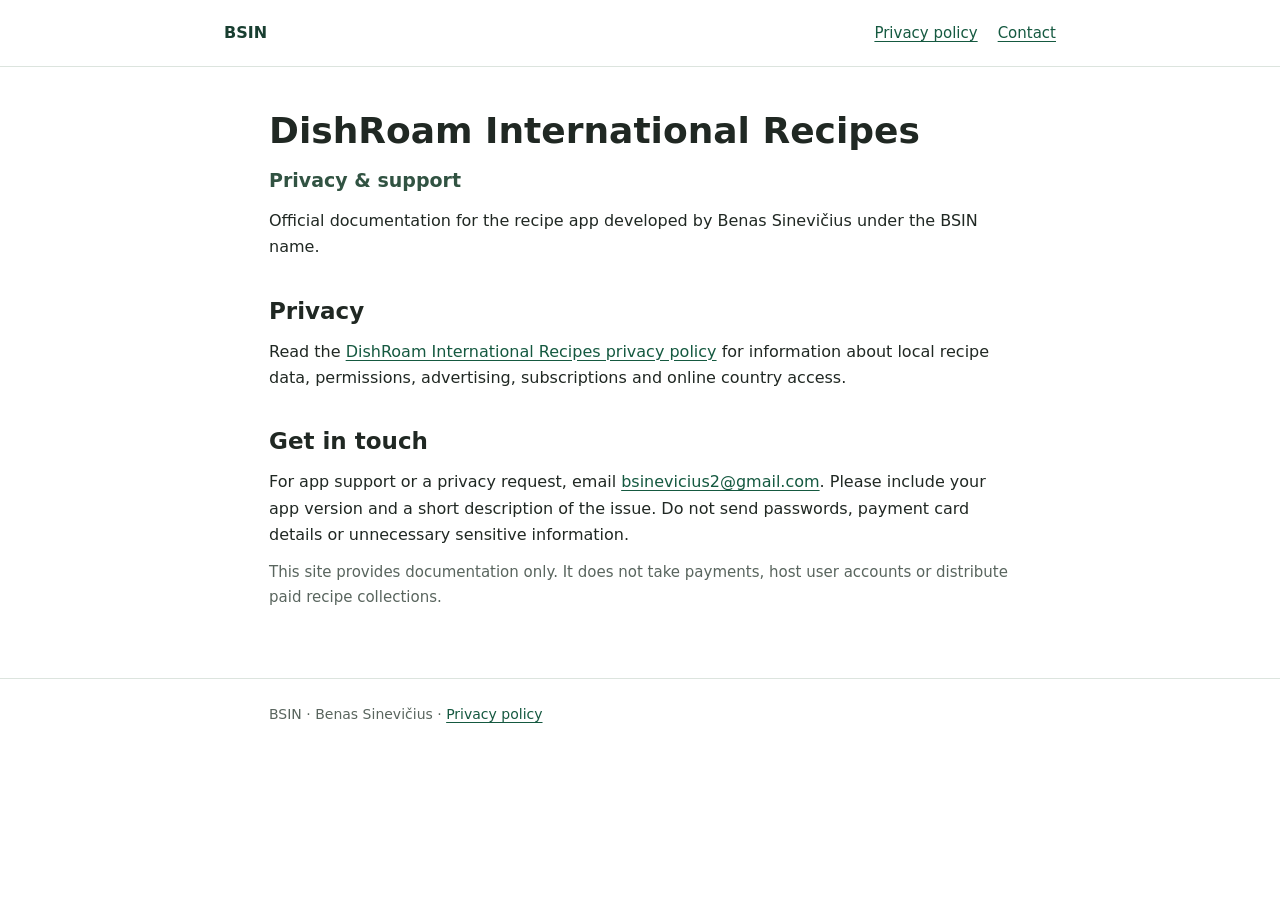
<file: index.html>
<!doctype html>
<html lang="en">
<head>
  <meta charset="utf-8">
  <meta name="viewport" content="width=device-width, initial-scale=1">
  <meta name="description" content="Official privacy and support information for DishRoam International Recipes, developed by BSIN.">
  <title>DishRoam International Recipes | BSIN Support</title>
  <link rel="stylesheet" href="styles.css">
</head>
<body>
  <a class="skip" href="#main">Skip to content</a>
  <header><div class="header-inner"><a class="brand" href="./">BSIN</a><nav aria-label="Main navigation"><a href="dishroam/privacy/">Privacy policy</a><a href="mailto:bsinevicius2@gmail.com">Contact</a></nav></div></header>
  <main id="main">
    <h1>DishRoam International Recipes</h1>
    <p class="product">Privacy &amp; support</p>
    <p>Official documentation for the recipe app developed by Benas Sinevi&#269;ius under the BSIN name.</p>
    <h2>Privacy</h2>
    <p>Read the <a href="dishroam/privacy/">DishRoam International Recipes privacy policy</a> for information about local recipe data, permissions, advertising, subscriptions and online country access.</p>
    <h2>Get in touch</h2>
    <p>For app support or a privacy request, email <a href="mailto:bsinevicius2@gmail.com">bsinevicius2@gmail.com</a>. Please include your app version and a short description of the issue. Do not send passwords, payment card details or unnecessary sensitive information.</p>
    <p class="meta">This site provides documentation only. It does not take payments, host user accounts or distribute paid recipe collections.</p>
  </main>
  <footer><div class="footer-inner">BSIN &middot; Benas Sinevi&#269;ius &middot; <a href="dishroam/privacy/">Privacy policy</a></div></footer>
</body>
</html>
</file>
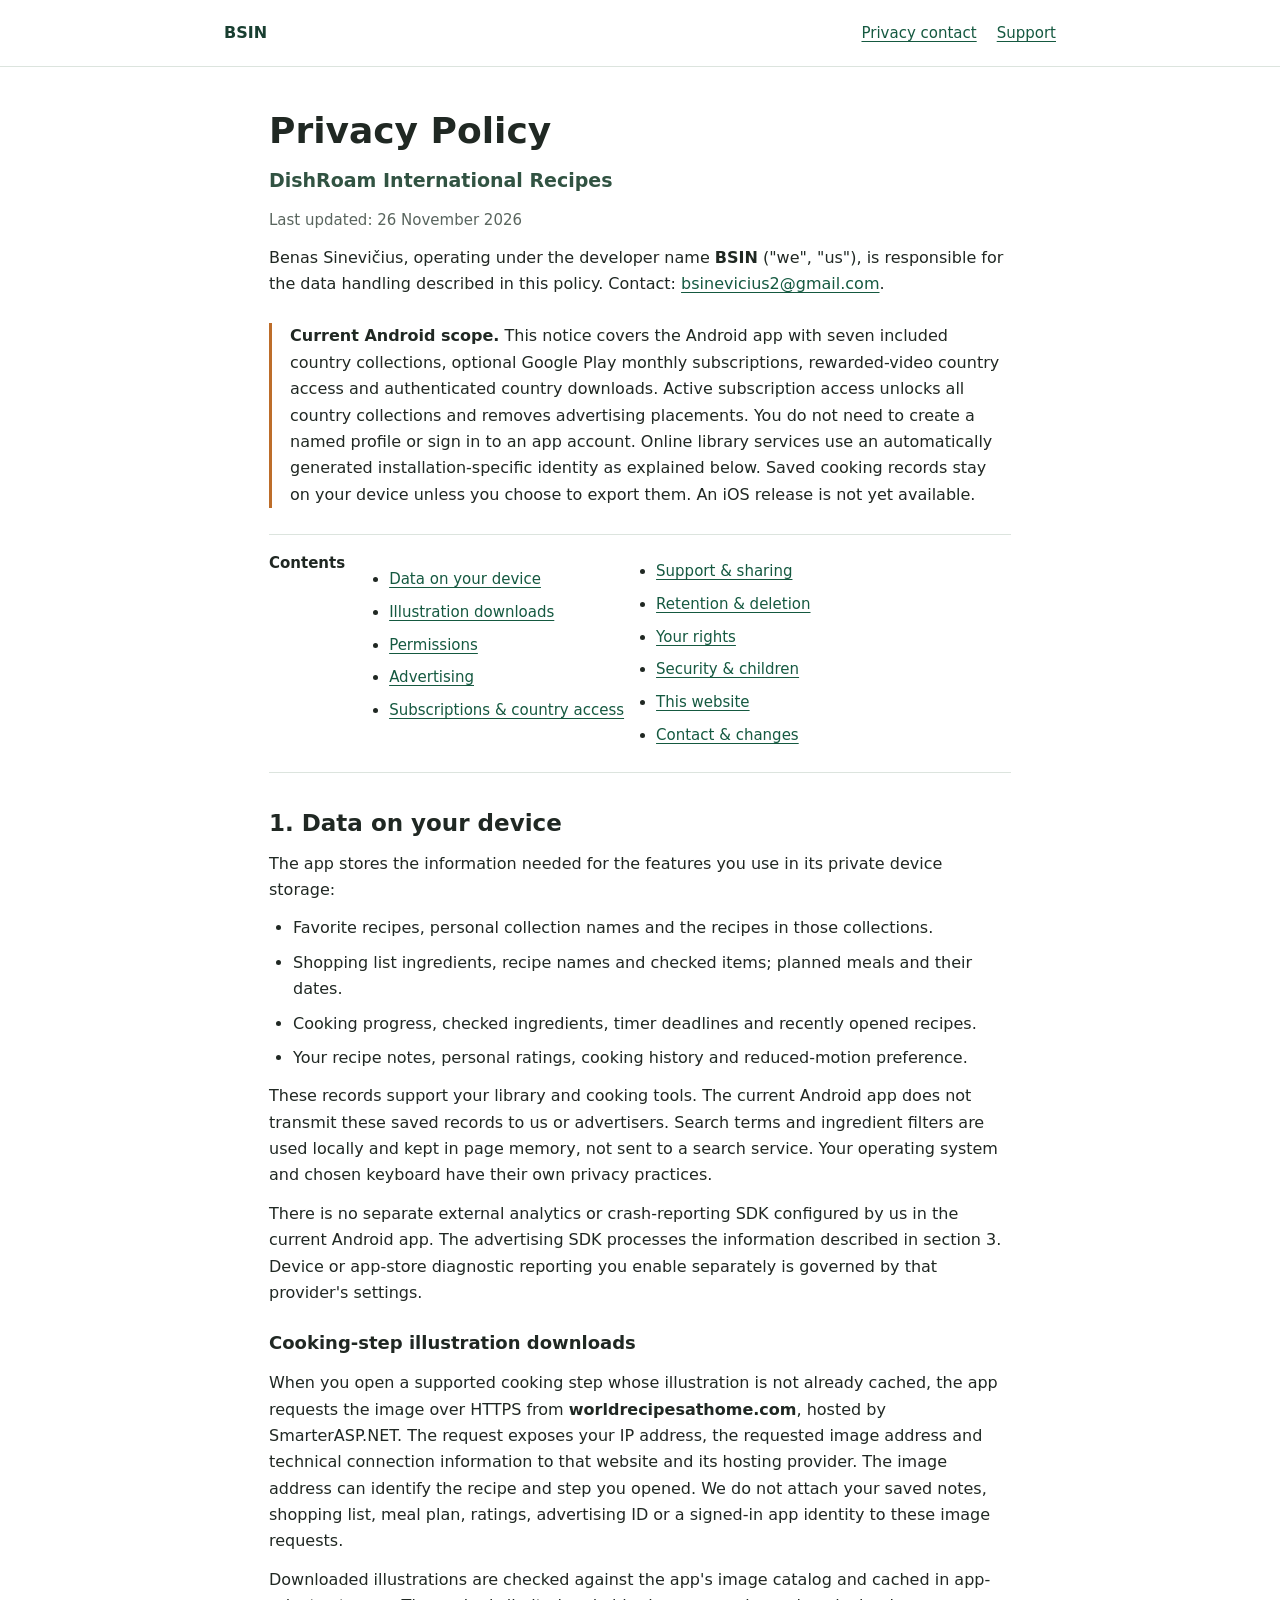
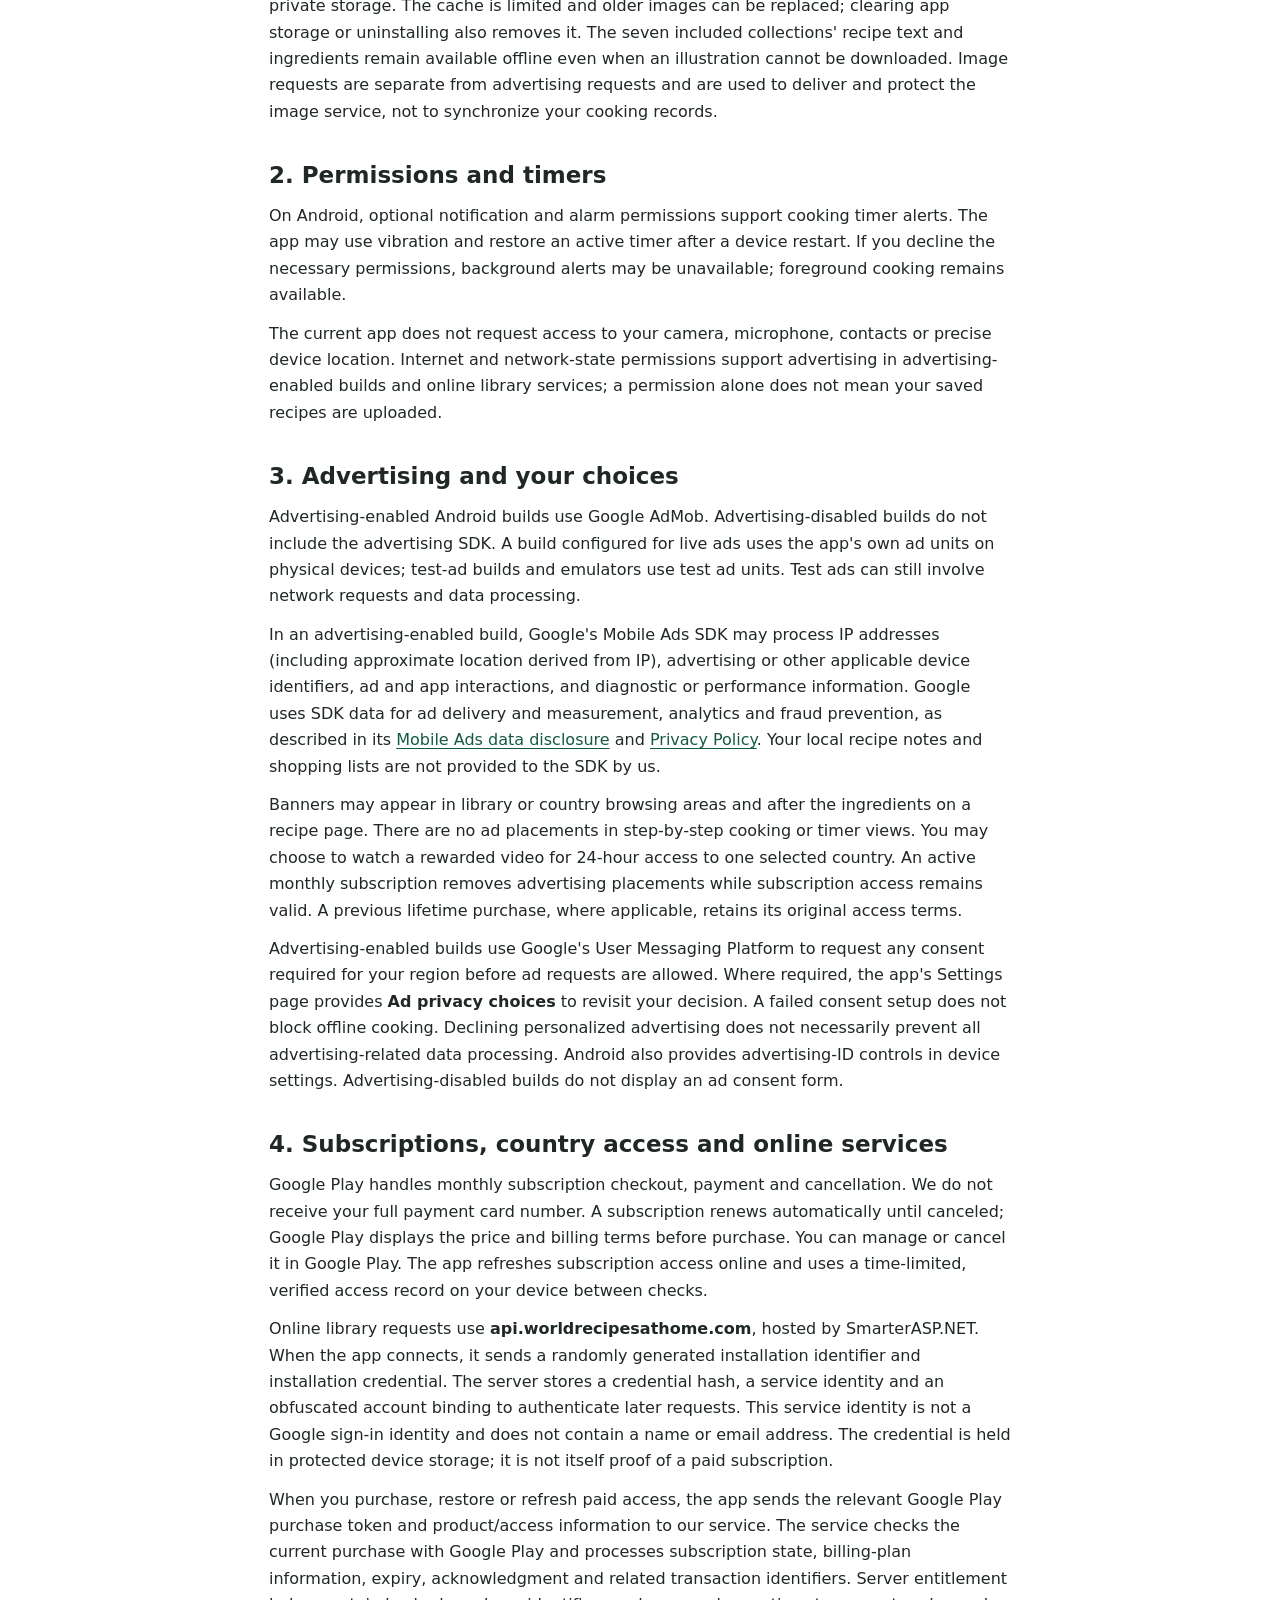
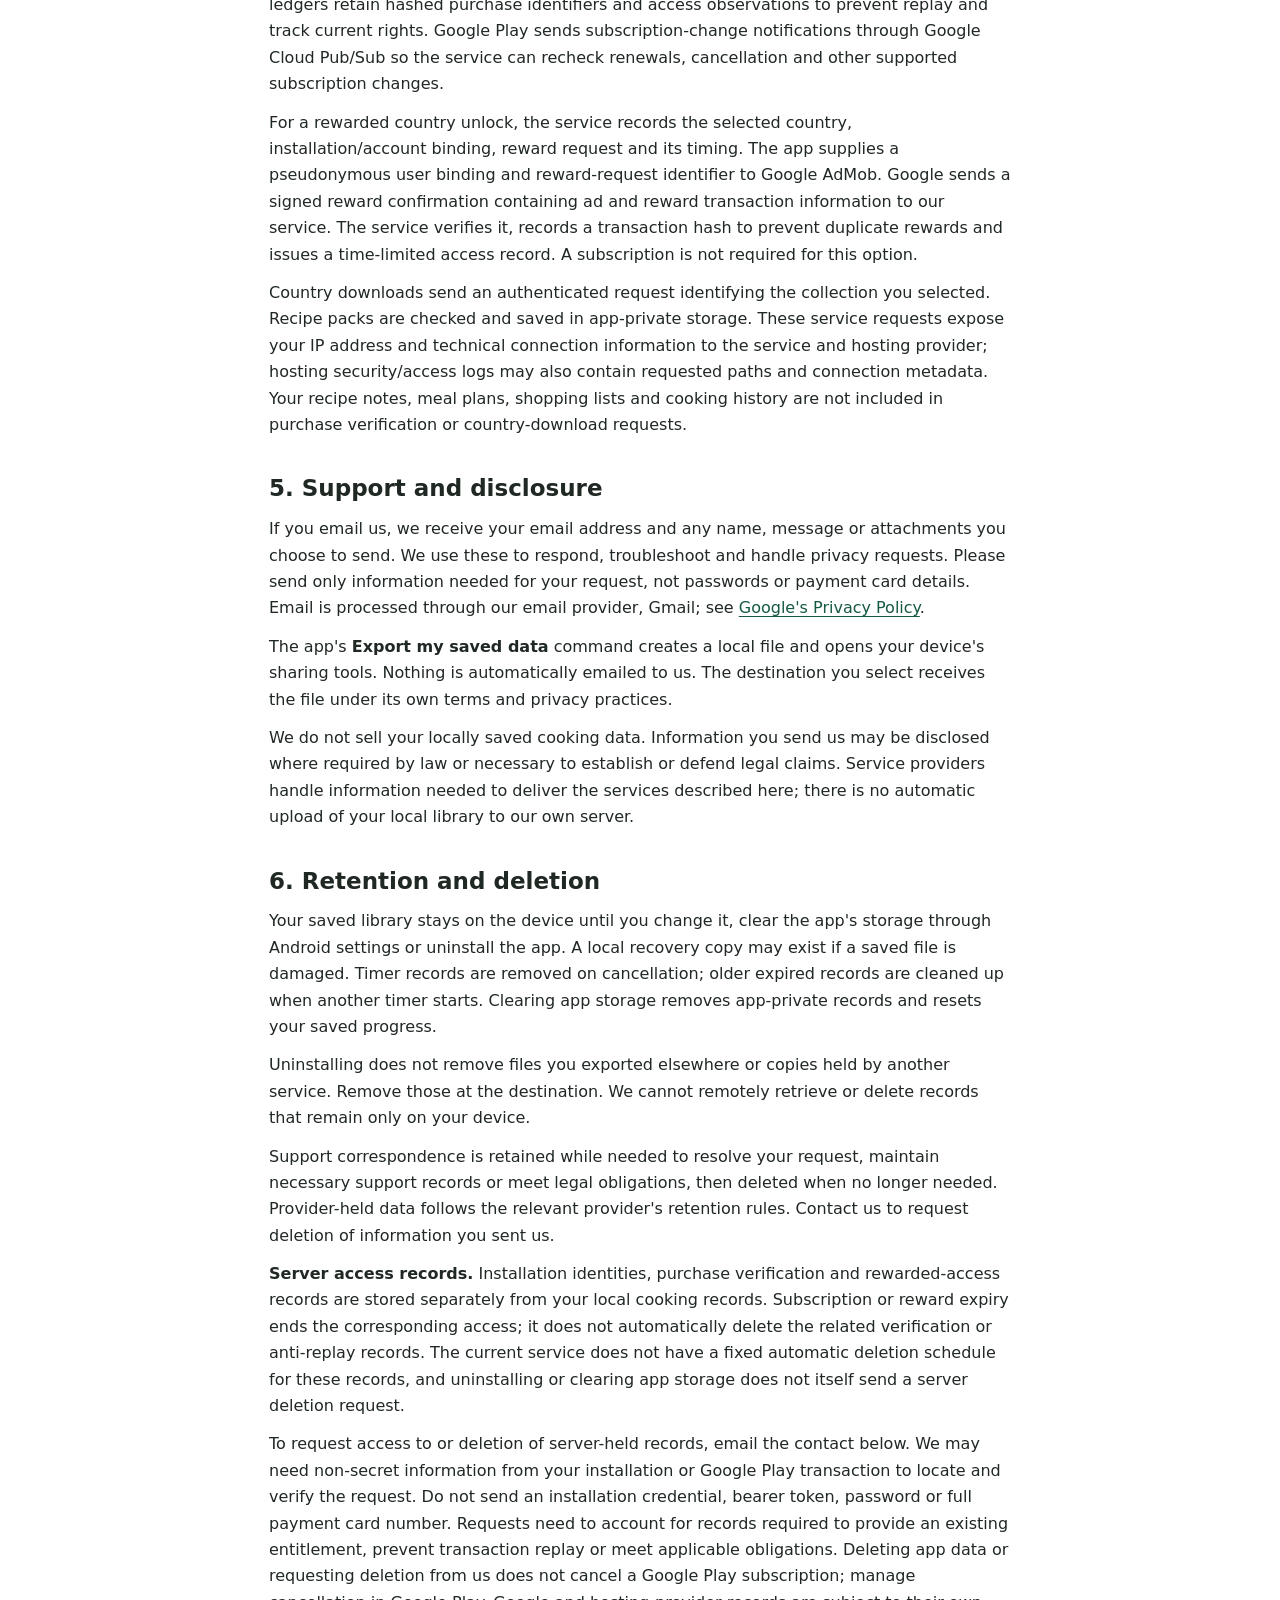
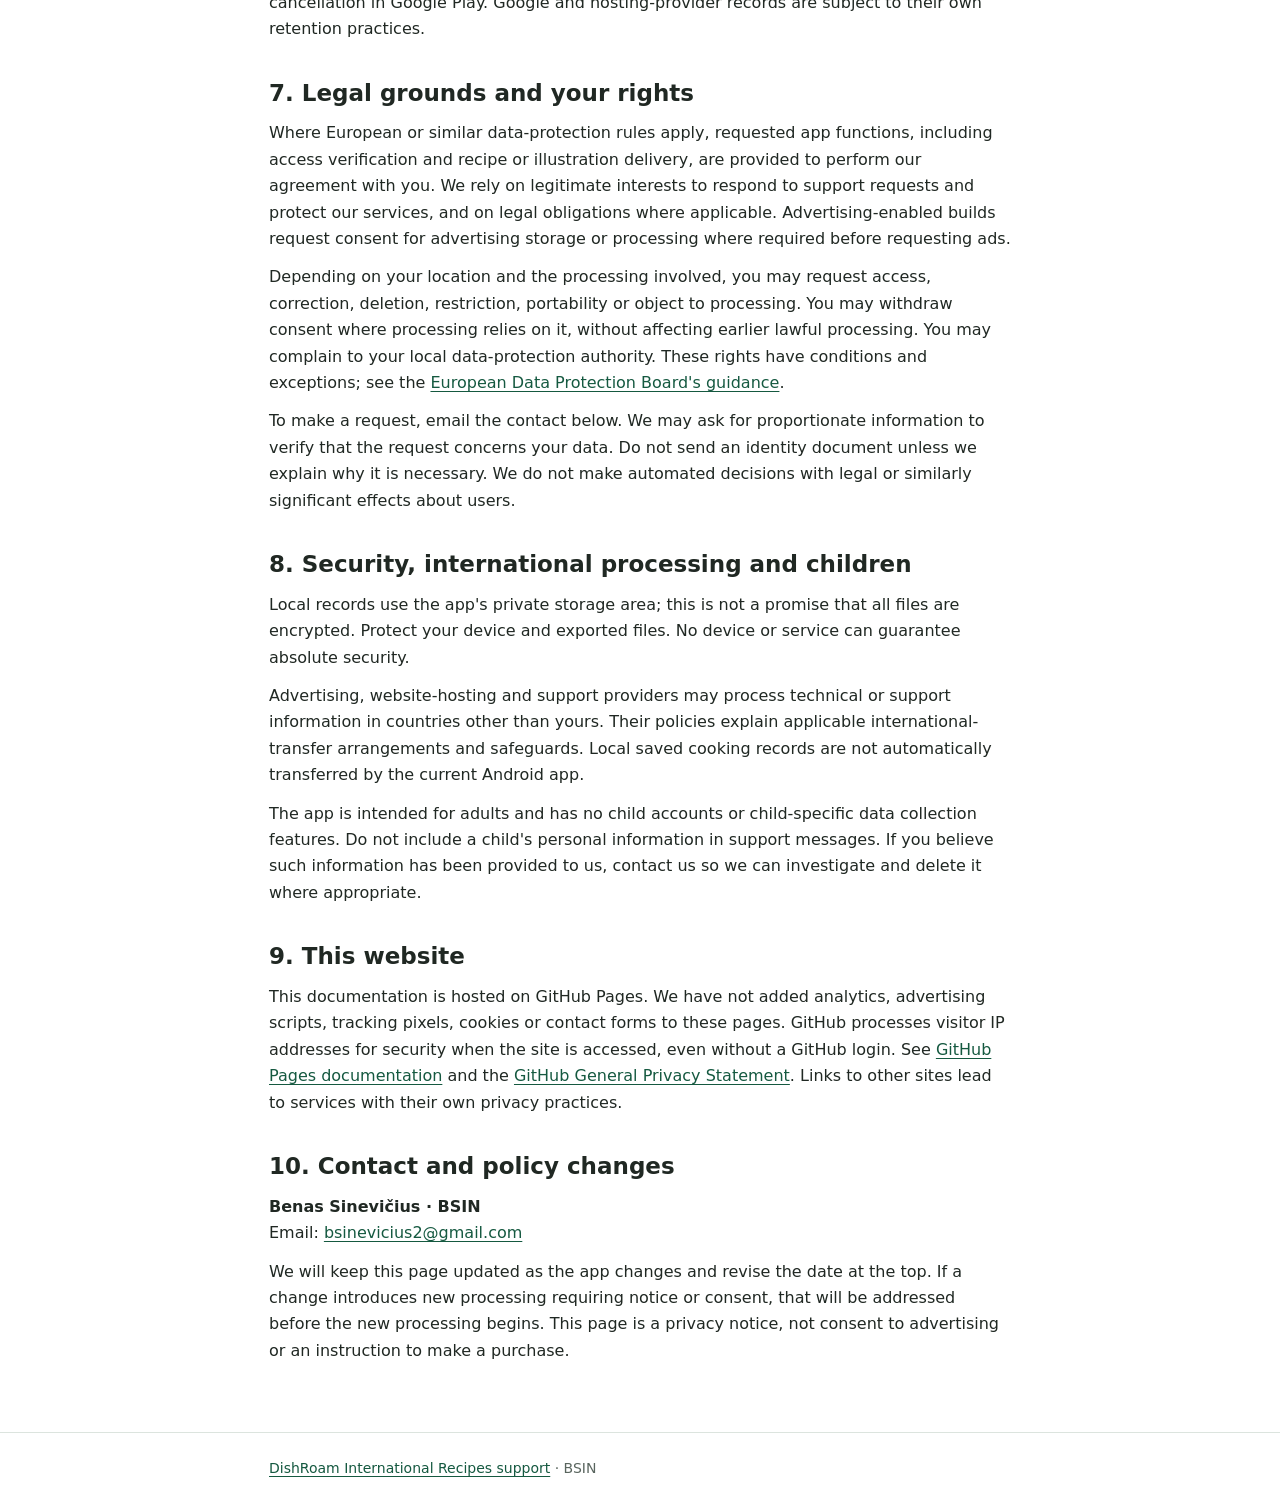
<file: dishroam/privacy/index.html>
<!doctype html>
<html lang="en">
<head>
  <meta charset="utf-8">
  <meta name="viewport" content="width=device-width, initial-scale=1">
  <meta name="description" content="Privacy policy for DishRoam International Recipes by BSIN: local storage, permissions, support, advertising and your choices.">
  <title>Privacy Policy | DishRoam International Recipes</title>
  <link rel="stylesheet" href="../../styles.css">
</head>
<body>
  <a class="skip" href="#main">Skip to content</a>
  <header><div class="header-inner"><a class="brand" href="../../">BSIN</a><nav aria-label="Main navigation"><a href="#contact">Privacy contact</a><a href="mailto:bsinevicius2@gmail.com">Support</a></nav></div></header>
  <main id="main">
    <h1>Privacy Policy</h1>
    <p class="product">DishRoam International Recipes</p>
    <p class="meta">Last updated: <time datetime="2026-11-26">26 November 2026</time></p>
    <p>Benas Sinevi&#269;ius, operating under the developer name <strong>BSIN</strong> ("we", "us"), is responsible for the data handling described in this policy. Contact: <a href="mailto:bsinevicius2@gmail.com">bsinevicius2@gmail.com</a>.</p>
    <div class="notice"><strong>Current Android scope.</strong> This notice covers the Android app with seven included country collections, optional Google Play monthly subscriptions, rewarded-video country access and authenticated country downloads. Active subscription access unlocks all country collections and removes advertising placements. You do not need to create a named profile or sign in to an app account. Online library services use an automatically generated installation-specific identity as explained below. Saved cooking records stay on your device unless you choose to export them. An iOS release is not yet available.</div>
    <nav class="contents" aria-label="Policy contents"><strong>Contents</strong><ul>
      <li><a href="#local">Data on your device</a></li><li><a href="#illustrations">Illustration downloads</a></li><li><a href="#permissions">Permissions</a></li><li><a href="#advertising">Advertising</a></li><li><a href="#purchases">Subscriptions &amp; country access</a></li><li><a href="#support">Support &amp; sharing</a></li><li><a href="#retention">Retention &amp; deletion</a></li><li><a href="#rights">Your rights</a></li><li><a href="#security">Security &amp; children</a></li><li><a href="#website">This website</a></li><li><a href="#contact">Contact &amp; changes</a></li>
    </ul></nav>

    <h2 id="local">1. Data on your device</h2>
    <p>The app stores the information needed for the features you use in its private device storage:</p>
    <ul>
      <li>Favorite recipes, personal collection names and the recipes in those collections.</li>
      <li>Shopping list ingredients, recipe names and checked items; planned meals and their dates.</li>
      <li>Cooking progress, checked ingredients, timer deadlines and recently opened recipes.</li>
      <li>Your recipe notes, personal ratings, cooking history and reduced-motion preference.</li>
    </ul>
    <p>These records support your library and cooking tools. The current Android app does not transmit these saved records to us or advertisers. Search terms and ingredient filters are used locally and kept in page memory, not sent to a search service. Your operating system and chosen keyboard have their own privacy practices.</p>
    <p>There is no separate external analytics or crash-reporting SDK configured by us in the current Android app. The advertising SDK processes the information described in section 3. Device or app-store diagnostic reporting you enable separately is governed by that provider's settings.</p>

    <h3 id="illustrations">Cooking-step illustration downloads</h3>
    <p>When you open a supported cooking step whose illustration is not already cached, the app requests the image over HTTPS from <strong>worldrecipesathome.com</strong>, hosted by SmarterASP.NET. The request exposes your IP address, the requested image address and technical connection information to that website and its hosting provider. The image address can identify the recipe and step you opened. We do not attach your saved notes, shopping list, meal plan, ratings, advertising ID or a signed-in app identity to these image requests.</p>
    <p>Downloaded illustrations are checked against the app's image catalog and cached in app-private storage. The cache is limited and older images can be replaced; clearing app storage or uninstalling also removes it. The seven included collections' recipe text and ingredients remain available offline even when an illustration cannot be downloaded. Image requests are separate from advertising requests and are used to deliver and protect the image service, not to synchronize your cooking records.</p>

    <h2 id="permissions">2. Permissions and timers</h2>
    <p>On Android, optional notification and alarm permissions support cooking timer alerts. The app may use vibration and restore an active timer after a device restart. If you decline the necessary permissions, background alerts may be unavailable; foreground cooking remains available.</p>
    <p>The current app does not request access to your camera, microphone, contacts or precise device location. Internet and network-state permissions support advertising in advertising-enabled builds and online library services; a permission alone does not mean your saved recipes are uploaded.</p>

    <h2 id="advertising">3. Advertising and your choices</h2>
    <p>Advertising-enabled Android builds use Google AdMob. Advertising-disabled builds do not include the advertising SDK. A build configured for live ads uses the app's own ad units on physical devices; test-ad builds and emulators use test ad units. Test ads can still involve network requests and data processing.</p>
    <p>In an advertising-enabled build, Google's Mobile Ads SDK may process IP addresses (including approximate location derived from IP), advertising or other applicable device identifiers, ad and app interactions, and diagnostic or performance information. Google uses SDK data for ad delivery and measurement, analytics and fraud prevention, as described in its <a href="https://developers.google.com/admob/android/privacy/play-data-disclosure">Mobile Ads data disclosure</a> and <a href="https://policies.google.com/privacy">Privacy Policy</a>. Your local recipe notes and shopping lists are not provided to the SDK by us.</p>
    <p>Banners may appear in library or country browsing areas and after the ingredients on a recipe page. There are no ad placements in step-by-step cooking or timer views. You may choose to watch a rewarded video for 24-hour access to one selected country. An active monthly subscription removes advertising placements while subscription access remains valid. A previous lifetime purchase, where applicable, retains its original access terms.</p>
    <p>Advertising-enabled builds use Google's User Messaging Platform to request any consent required for your region before ad requests are allowed. Where required, the app's Settings page provides <strong>Ad privacy choices</strong> to revisit your decision. A failed consent setup does not block offline cooking. Declining personalized advertising does not necessarily prevent all advertising-related data processing. Android also provides advertising-ID controls in device settings. Advertising-disabled builds do not display an ad consent form.</p>

    <h2 id="purchases">4. Subscriptions, country access and online services</h2>
    <p>Google Play handles monthly subscription checkout, payment and cancellation. We do not receive your full payment card number. A subscription renews automatically until canceled; Google Play displays the price and billing terms before purchase. You can manage or cancel it in Google Play. The app refreshes subscription access online and uses a time-limited, verified access record on your device between checks.</p>
    <p>Online library requests use <strong>api.worldrecipesathome.com</strong>, hosted by SmarterASP.NET. When the app connects, it sends a randomly generated installation identifier and installation credential. The server stores a credential hash, a service identity and an obfuscated account binding to authenticate later requests. This service identity is not a Google sign-in identity and does not contain a name or email address. The credential is held in protected device storage; it is not itself proof of a paid subscription.</p>
    <p>When you purchase, restore or refresh paid access, the app sends the relevant Google Play purchase token and product/access information to our service. The service checks the current purchase with Google Play and processes subscription state, billing-plan information, expiry, acknowledgment and related transaction identifiers. Server entitlement ledgers retain hashed purchase identifiers and access observations to prevent replay and track current rights. Google Play sends subscription-change notifications through Google Cloud Pub/Sub so the service can recheck renewals, cancellation and other supported subscription changes.</p>
    <p>For a rewarded country unlock, the service records the selected country, installation/account binding, reward request and its timing. The app supplies a pseudonymous user binding and reward-request identifier to Google AdMob. Google sends a signed reward confirmation containing ad and reward transaction information to our service. The service verifies it, records a transaction hash to prevent duplicate rewards and issues a time-limited access record. A subscription is not required for this option.</p>
    <p>Country downloads send an authenticated request identifying the collection you selected. Recipe packs are checked and saved in app-private storage. These service requests expose your IP address and technical connection information to the service and hosting provider; hosting security/access logs may also contain requested paths and connection metadata. Your recipe notes, meal plans, shopping lists and cooking history are not included in purchase verification or country-download requests.</p>

    <h2 id="support">5. Support and disclosure</h2>
    <p>If you email us, we receive your email address and any name, message or attachments you choose to send. We use these to respond, troubleshoot and handle privacy requests. Please send only information needed for your request, not passwords or payment card details. Email is processed through our email provider, Gmail; see <a href="https://policies.google.com/privacy">Google's Privacy Policy</a>.</p>
    <p>The app's <strong>Export my saved data</strong> command creates a local file and opens your device's sharing tools. Nothing is automatically emailed to us. The destination you select receives the file under its own terms and privacy practices.</p>
    <p>We do not sell your locally saved cooking data. Information you send us may be disclosed where required by law or necessary to establish or defend legal claims. Service providers handle information needed to deliver the services described here; there is no automatic upload of your local library to our own server.</p>

    <h2 id="retention">6. Retention and deletion</h2>
    <p>Your saved library stays on the device until you change it, clear the app's storage through Android settings or uninstall the app. A local recovery copy may exist if a saved file is damaged. Timer records are removed on cancellation; older expired records are cleaned up when another timer starts. Clearing app storage removes app-private records and resets your saved progress.</p>
    <p>Uninstalling does not remove files you exported elsewhere or copies held by another service. Remove those at the destination. We cannot remotely retrieve or delete records that remain only on your device.</p>
    <p>Support correspondence is retained while needed to resolve your request, maintain necessary support records or meet legal obligations, then deleted when no longer needed. Provider-held data follows the relevant provider's retention rules. Contact us to request deletion of information you sent us.</p>

    <p><strong>Server access records.</strong> Installation identities, purchase verification and rewarded-access records are stored separately from your local cooking records. Subscription or reward expiry ends the corresponding access; it does not automatically delete the related verification or anti-replay records. The current service does not have a fixed automatic deletion schedule for these records, and uninstalling or clearing app storage does not itself send a server deletion request.</p>
    <p>To request access to or deletion of server-held records, email the contact below. We may need non-secret information from your installation or Google Play transaction to locate and verify the request. Do not send an installation credential, bearer token, password or full payment card number. Requests need to account for records required to provide an existing entitlement, prevent transaction replay or meet applicable obligations. Deleting app data or requesting deletion from us does not cancel a Google Play subscription; manage cancellation in Google Play. Google and hosting-provider records are subject to their own retention practices.</p>

    <h2 id="rights">7. Legal grounds and your rights</h2>
    <p>Where European or similar data-protection rules apply, requested app functions, including access verification and recipe or illustration delivery, are provided to perform our agreement with you. We rely on legitimate interests to respond to support requests and protect our services, and on legal obligations where applicable. Advertising-enabled builds request consent for advertising storage or processing where required before requesting ads.</p>
    <p>Depending on your location and the processing involved, you may request access, correction, deletion, restriction, portability or object to processing. You may withdraw consent where processing relies on it, without affecting earlier lawful processing. You may complain to your local data-protection authority. These rights have conditions and exceptions; see the <a href="https://www.edpb.europa.eu/guidelines-on-your-rights_en">European Data Protection Board's guidance</a>.</p>
    <p>To make a request, email the contact below. We may ask for proportionate information to verify that the request concerns your data. Do not send an identity document unless we explain why it is necessary. We do not make automated decisions with legal or similarly significant effects about users.</p>

    <h2 id="security">8. Security, international processing and children</h2>
    <p>Local records use the app's private storage area; this is not a promise that all files are encrypted. Protect your device and exported files. No device or service can guarantee absolute security.</p>
    <p>Advertising, website-hosting and support providers may process technical or support information in countries other than yours. Their policies explain applicable international-transfer arrangements and safeguards. Local saved cooking records are not automatically transferred by the current Android app.</p>
    <p>The app is intended for adults and has no child accounts or child-specific data collection features. Do not include a child's personal information in support messages. If you believe such information has been provided to us, contact us so we can investigate and delete it where appropriate.</p>

    <h2 id="website">9. This website</h2>
    <p>This documentation is hosted on GitHub Pages. We have not added analytics, advertising scripts, tracking pixels, cookies or contact forms to these pages. GitHub processes visitor IP addresses for security when the site is accessed, even without a GitHub login. See <a href="https://docs.github.com/en/pages/getting-started-with-github-pages/what-is-github-pages">GitHub Pages documentation</a> and the <a href="https://docs.github.com/en/site-policy/privacy-policies/github-general-privacy-statement">GitHub General Privacy Statement</a>. Links to other sites lead to services with their own privacy practices.</p>

    <h2 id="contact">10. Contact and policy changes</h2>
    <p><strong>Benas Sinevi&#269;ius &middot; BSIN</strong><br>Email: <a href="mailto:bsinevicius2@gmail.com">bsinevicius2@gmail.com</a></p>
    <p>We will keep this page updated as the app changes and revise the date at the top. If a change introduces new processing requiring notice or consent, that will be addressed before the new processing begins. This page is a privacy notice, not consent to advertising or an instruction to make a purchase.</p>
  </main>
  <footer><div class="footer-inner"><a href="../../">DishRoam International Recipes support</a> &middot; BSIN</div></footer>
</body>
</html>
</file>
<file: styles.css>
:root { color-scheme: light; font-family: system-ui, -apple-system, BlinkMacSystemFont, "Segoe UI", sans-serif; color: #202823; background: #fff; line-height: 1.65; }
* { box-sizing: border-box; }
body { margin: 0; }
a { color: #155940; text-underline-offset: .18em; overflow-wrap: anywhere; }
a:hover { color: #9b372b; }
a:focus-visible { outline: 3px solid #d68e37; outline-offset: 4px; }
.skip { position: absolute; left: 16px; top: -80px; padding: 8px; background: #fff; }
.skip:focus { top: 8px; }
header { border-bottom: 1px solid #dce4de; }
.header-inner { max-width: 880px; margin: auto; padding: 20px 24px; display: flex; flex-wrap: wrap; gap: 12px 32px; align-items: center; justify-content: space-between; }
.brand { font-weight: 750; text-decoration: none; color: #183e30; }
nav { display: flex; flex-wrap: wrap; gap: 20px; font-size: 15px; }
main { max-width: 790px; margin: 0 auto; padding: 42px 24px 56px; }
h1 { font-size: 36px; line-height: 1.2; margin: 0 0 12px; }
h2 { font-size: 23px; line-height: 1.3; margin: 36px 0 12px; scroll-margin-top: 24px; }
h3 { font-size: 18px; margin: 22px 0 8px; }
p, ul { margin: 12px 0; }
li { margin: 8px 0; }
ul { padding-left: 24px; }
.product { font-size: 19px; color: #315342; font-weight: 650; margin: 0; }
.meta { color: #59655e; font-size: 15px; }
.notice { border-left: 3px solid #bd6d2a; padding-left: 18px; margin: 26px 0; }
.contents { border-block: 1px solid #dce4de; padding-block: 16px; margin-block: 26px; }
.contents ul { columns: 2; column-gap: 32px; margin: 8px 0; }
.contents li { break-inside: avoid; }
footer { border-top: 1px solid #dce4de; padding: 24px; color: #59655e; font-size: 14px; }
.footer-inner { max-width: 742px; margin: auto; }
@media (max-width: 520px) { h1 { font-size: 30px; } main { padding-top: 28px; } .contents ul { columns: 1; } .header-inner { gap: 10px; } }
@media print { header, .skip, .contents, footer { display: none; } main { max-width: none; padding: 0; } a { color: inherit; } h2 { break-after: avoid; } }
</file>
